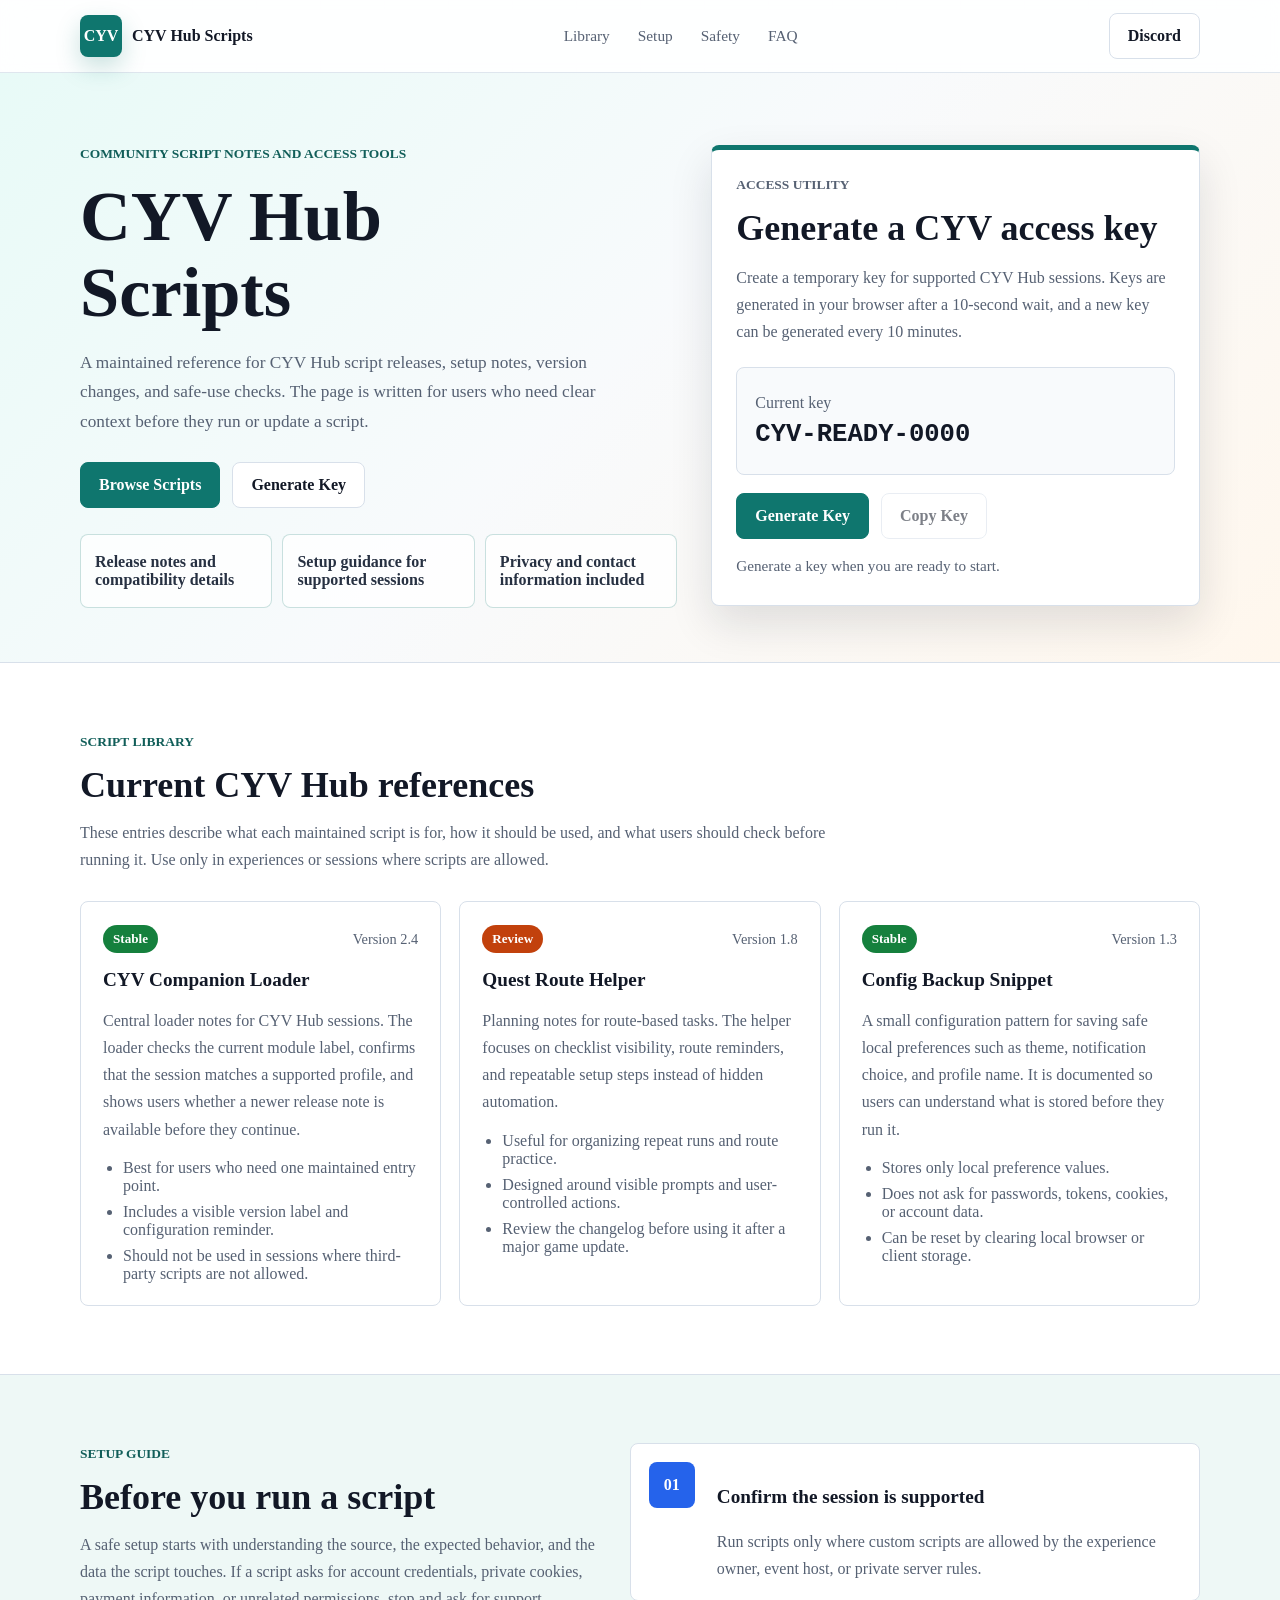
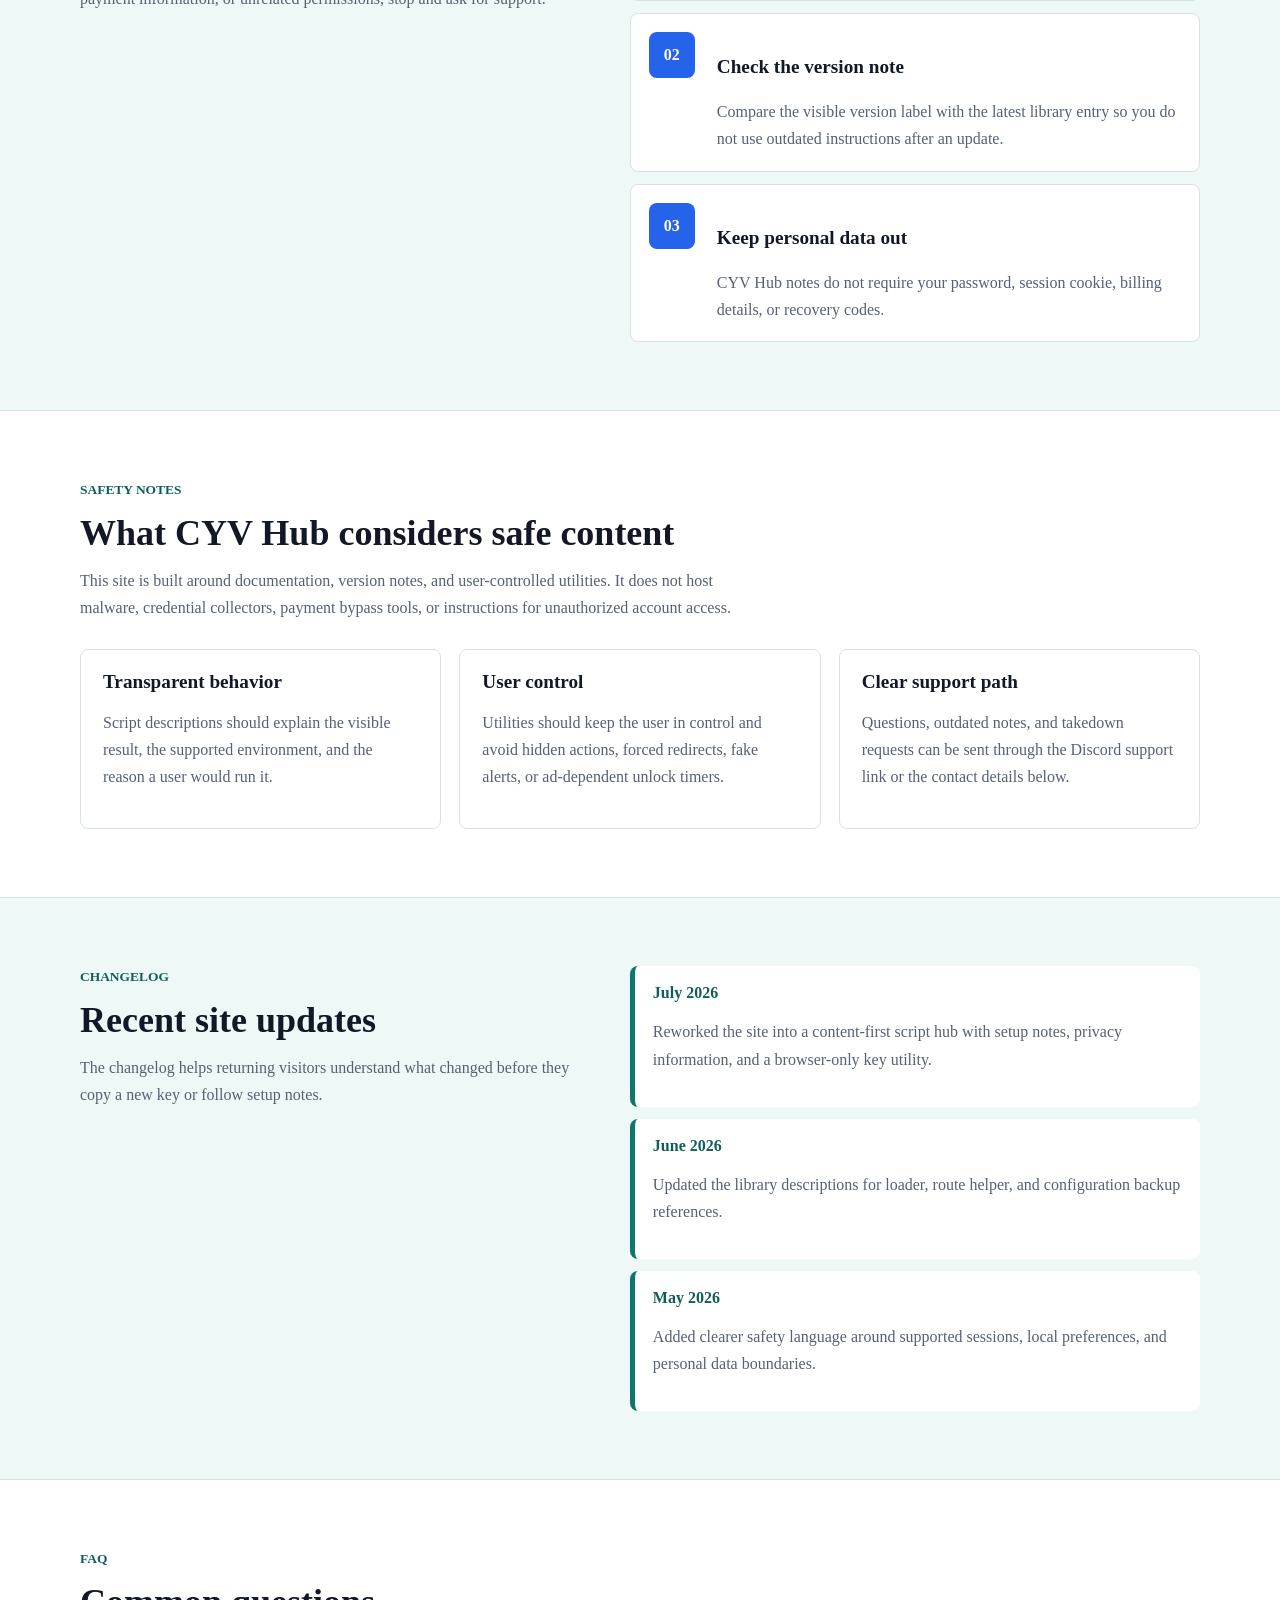
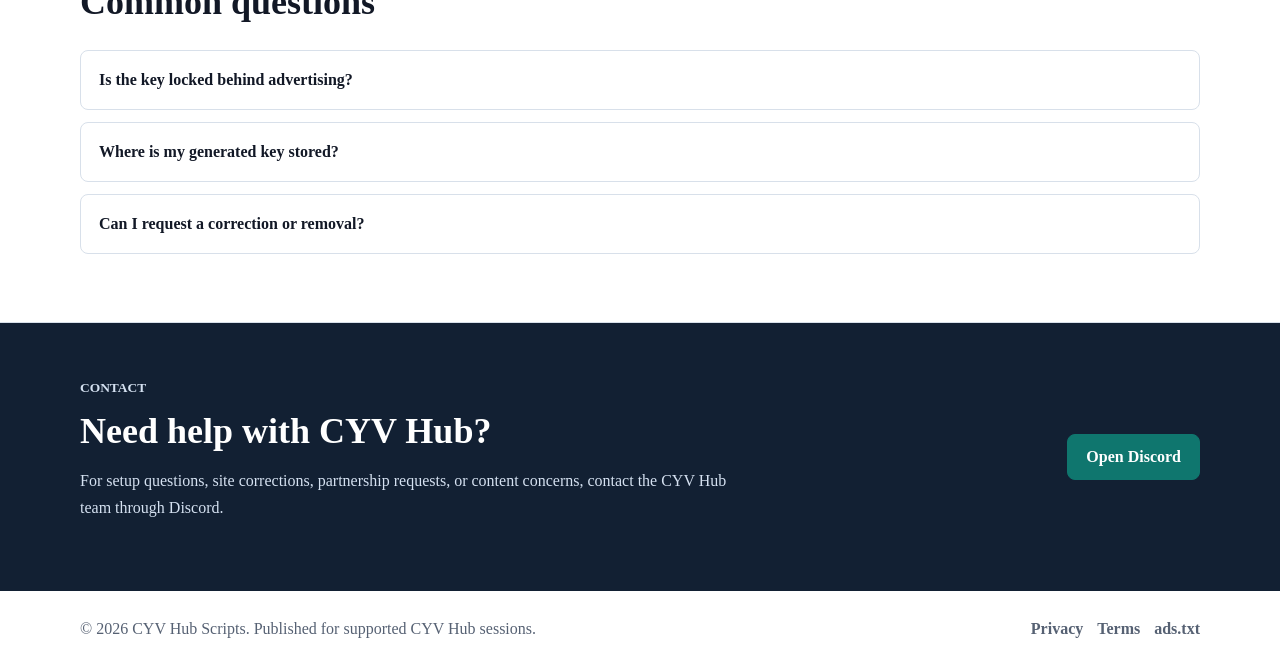
<file: index.html>
﻿<!DOCTYPE html>
<html lang="en">
<head>
  <meta charset="UTF-8">
  <meta name="viewport" content="width=device-width, initial-scale=1.0">
  <title>CYV Hub Scripts | Script Library, Setup Notes, and Access Keys</title>
  <meta
    name="description"
    content="CYV Hub Scripts publishes maintained script notes, setup guidance, safety checks, changelog details, and access key tools for supported CYV Hub sessions."
  >
  <link rel="canonical" href="https://cyvhubscripts.dev/">
  <link rel="stylesheet" href="styles.css">
  <script src="ads-config.js" defer></script>
  <script src="ads.js" defer></script>
</head>
<body>
  <header class="site-header">
    <nav class="nav wrap" aria-label="Primary navigation">
      <a class="brand" href="/" aria-label="CYV Hub Scripts home">
        <span class="brand-mark">CYV</span>
        <span>CYV Hub Scripts</span>
      </a>
      <div class="nav-links">
        <a href="#library">Library</a>
        <a href="#setup">Setup</a>
        <a href="#safety">Safety</a>
        <a href="#faq">FAQ</a>
      </div>
      <a class="button secondary nav-button" href="https://discord.gg/WmVFnJAhVs" target="_blank" rel="noopener noreferrer">Discord</a>
    </nav>
  </header>

  <main>
    <section class="hero-section">
      <div class="wrap hero-grid">
        <div class="hero-copy">
          <p class="eyebrow">Community script notes and access tools</p>
          <h1>CYV Hub Scripts</h1>
          <p class="lead">
            A maintained reference for CYV Hub script releases, setup notes, version changes, and safe-use checks. The page is written for users who need clear context before they run or update a script.
          </p>
          <div class="hero-actions">
            <a class="button primary" href="#library">Browse Scripts</a>
            <a class="button secondary" href="#key-tool">Generate Key</a>
          </div>
          <ul class="trust-list" aria-label="Site highlights">
            <li>Release notes and compatibility details</li>
            <li>Setup guidance for supported sessions</li>
            <li>Privacy and contact information included</li>
          </ul>
        </div>

        <aside class="key-tool" id="key-tool" aria-labelledby="key-title">
          <p class="tool-label">Access utility</p>
          <h2 id="key-title">Generate a CYV access key</h2>
          <p>
            Create a temporary key for supported CYV Hub sessions. Keys are generated in your browser after a 10-second wait, and a new key can be generated every 10 minutes.
          </p>
          <div class="key-output" aria-live="polite">
            <span>Current key</span>
            <strong id="access-code">CYV-READY-0000</strong>
          </div>
          <div class="key-actions">
            <button class="button primary" id="generate-code" type="button">Generate Key</button>
            <button class="button secondary" id="copy-code" type="button" disabled>Copy Key</button>
          </div>
          <p class="tool-note" id="key-status" role="status">Generate a key when you are ready to start.</p>
        </aside>
      </div>
    </section>

    <section class="content-band" id="library">
      <div class="wrap">
        <div class="section-head">
          <p class="eyebrow">Script library</p>
          <h2>Current CYV Hub references</h2>
          <p>
            These entries describe what each maintained script is for, how it should be used, and what users should check before running it. Use only in experiences or sessions where scripts are allowed.
          </p>
        </div>

        <div class="script-grid">
          <article class="script-card">
            <div class="card-meta">
              <span class="status-pill stable">Stable</span>
              <span>Version 2.4</span>
            </div>
            <h3>CYV Companion Loader</h3>
            <p>
              Central loader notes for CYV Hub sessions. The loader checks the current module label, confirms that the session matches a supported profile, and shows users whether a newer release note is available before they continue.
            </p>
            <ul>
              <li>Best for users who need one maintained entry point.</li>
              <li>Includes a visible version label and configuration reminder.</li>
              <li>Should not be used in sessions where third-party scripts are not allowed.</li>
            </ul>
          </article>

          <article class="script-card">
            <div class="card-meta">
              <span class="status-pill review">Review</span>
              <span>Version 1.8</span>
            </div>
            <h3>Quest Route Helper</h3>
            <p>
              Planning notes for route-based tasks. The helper focuses on checklist visibility, route reminders, and repeatable setup steps instead of hidden automation.
            </p>
            <ul>
              <li>Useful for organizing repeat runs and route practice.</li>
              <li>Designed around visible prompts and user-controlled actions.</li>
              <li>Review the changelog before using it after a major game update.</li>
            </ul>
          </article>

          <article class="script-card">
            <div class="card-meta">
              <span class="status-pill stable">Stable</span>
              <span>Version 1.3</span>
            </div>
            <h3>Config Backup Snippet</h3>
            <p>
              A small configuration pattern for saving safe local preferences such as theme, notification choice, and profile name. It is documented so users can understand what is stored before they run it.
            </p>
            <ul>
              <li>Stores only local preference values.</li>
              <li>Does not ask for passwords, tokens, cookies, or account data.</li>
              <li>Can be reset by clearing local browser or client storage.</li>
            </ul>
          </article>
        </div>
      </div>
    </section>

    <section class="content-band alt" id="setup">
      <div class="wrap split-layout">
        <div class="section-head">
          <p class="eyebrow">Setup guide</p>
          <h2>Before you run a script</h2>
          <p>
            A safe setup starts with understanding the source, the expected behavior, and the data the script touches. If a script asks for account credentials, private cookies, payment information, or unrelated permissions, stop and ask for support.
          </p>
        </div>

        <div class="steps-list" aria-label="Setup checklist">
          <article>
            <span>01</span>
            <h3>Confirm the session is supported</h3>
            <p>Run scripts only where custom scripts are allowed by the experience owner, event host, or private server rules.</p>
          </article>
          <article>
            <span>02</span>
            <h3>Check the version note</h3>
            <p>Compare the visible version label with the latest library entry so you do not use outdated instructions after an update.</p>
          </article>
          <article>
            <span>03</span>
            <h3>Keep personal data out</h3>
            <p>CYV Hub notes do not require your password, session cookie, billing details, or recovery codes.</p>
          </article>
        </div>
      </div>
    </section>

    <section class="content-band" id="safety">
      <div class="wrap">
        <div class="section-head narrow">
          <p class="eyebrow">Safety notes</p>
          <h2>What CYV Hub considers safe content</h2>
          <p>
            This site is built around documentation, version notes, and user-controlled utilities. It does not host malware, credential collectors, payment bypass tools, or instructions for unauthorized account access.
          </p>
        </div>

        <div class="info-grid">
          <article>
            <h3>Transparent behavior</h3>
            <p>Script descriptions should explain the visible result, the supported environment, and the reason a user would run it.</p>
          </article>
          <article>
            <h3>User control</h3>
            <p>Utilities should keep the user in control and avoid hidden actions, forced redirects, fake alerts, or ad-dependent unlock timers.</p>
          </article>
          <article>
            <h3>Clear support path</h3>
            <p>Questions, outdated notes, and takedown requests can be sent through the Discord support link or the contact details below.</p>
          </article>
        </div>
      </div>
    </section>

    <section class="content-band alt" id="updates">
      <div class="wrap split-layout">
        <div class="section-head">
          <p class="eyebrow">Changelog</p>
          <h2>Recent site updates</h2>
          <p>
            The changelog helps returning visitors understand what changed before they copy a new key or follow setup notes.
          </p>
        </div>

        <ol class="timeline">
          <li>
            <time datetime="2026-07-09">July 2026</time>
            <p>Reworked the site into a content-first script hub with setup notes, privacy information, and a browser-only key utility.</p>
          </li>
          <li>
            <time datetime="2026-06-20">June 2026</time>
            <p>Updated the library descriptions for loader, route helper, and configuration backup references.</p>
          </li>
          <li>
            <time datetime="2026-05-28">May 2026</time>
            <p>Added clearer safety language around supported sessions, local preferences, and personal data boundaries.</p>
          </li>
        </ol>
      </div>
    </section>

    <section class="content-band" id="faq">
      <div class="wrap">
        <div class="section-head narrow">
          <p class="eyebrow">FAQ</p>
          <h2>Common questions</h2>
        </div>

        <div class="faq-list">
          <details>
            <summary>Is the key locked behind advertising?</summary>
            <p>No. The key utility is not locked behind an advertisement, alert screen, or navigation trap. A short 10-second wait and 10-minute key cooldown apply.</p>
          </details>
          <details>
            <summary>Where is my generated key stored?</summary>
            <p>The key is generated in your browser for the current visit. CYV Hub does not receive the generated value from this static page.</p>
          </details>
          <details>
            <summary>Can I request a correction or removal?</summary>
            <p>Yes. Use the Discord support link or the contact details in the footer for outdated notes, attribution issues, or removal requests.</p>
          </details>
        </div>
      </div>
    </section>

    <section class="contact-band" id="contact">
      <div class="wrap contact-layout">
        <div>
          <p class="eyebrow">Contact</p>
          <h2>Need help with CYV Hub?</h2>
          <p>
            For setup questions, site corrections, partnership requests, or content concerns, contact the CYV Hub team through Discord.
          </p>
        </div>
        <a class="button primary" href="https://discord.gg/WmVFnJAhVs" target="_blank" rel="noopener noreferrer">Open Discord</a>
      </div>
    </section>
  </main>

  <footer class="site-footer">
    <div class="wrap footer-layout">
      <p>&copy; 2026 CYV Hub Scripts. Published for supported CYV Hub sessions.</p>
      <div>
        <a href="/privacy.html">Privacy</a>
        <a href="/terms.html">Terms</a>
        <a href="/ads.txt">ads.txt</a>
      </div>
    </div>
  </footer>

  <script src="app.js"></script>
</body>
</html>
</file>
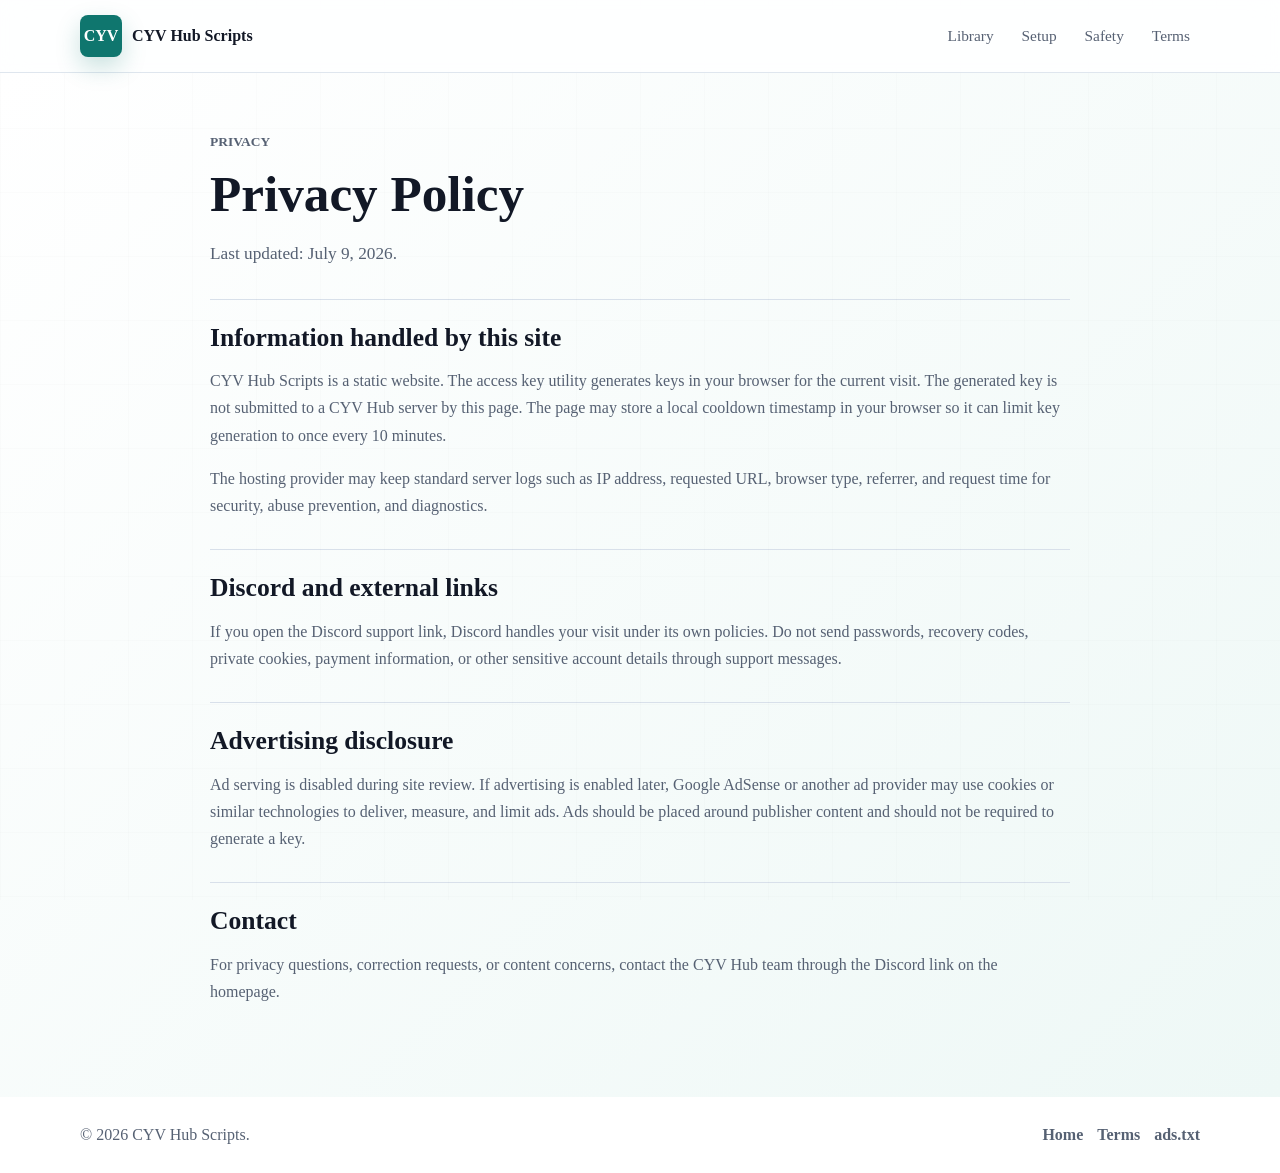
<file: privacy.html>
﻿<!DOCTYPE html>
<html lang="en">
<head>
  <meta charset="UTF-8">
  <meta name="viewport" content="width=device-width, initial-scale=1.0">
  <title>Privacy Policy | CYV Hub Scripts</title>
  <meta name="description" content="Privacy details for CYV Hub Scripts, including local key generation, hosting logs, Discord links, and advertising disclosures.">
  <link rel="canonical" href="https://cyvhubscripts.dev/privacy.html">
  <link rel="stylesheet" href="styles.css">
</head>
<body>
  <header class="site-header">
    <nav class="nav wrap" aria-label="Primary navigation">
      <a class="brand" href="/" aria-label="CYV Hub Scripts home">
        <span class="brand-mark">CYV</span>
        <span>CYV Hub Scripts</span>
      </a>
      <div class="nav-links">
        <a href="/#library">Library</a>
        <a href="/#setup">Setup</a>
        <a href="/#safety">Safety</a>
        <a href="/terms.html">Terms</a>
      </div>
    </nav>
  </header>

  <main class="legal-page">
    <article class="wrap legal-layout">
      <p class="eyebrow">Privacy</p>
      <h1>Privacy Policy</h1>
      <p class="lead">Last updated: July 9, 2026.</p>

      <section>
        <h2>Information handled by this site</h2>
        <p>CYV Hub Scripts is a static website. The access key utility generates keys in your browser for the current visit. The generated key is not submitted to a CYV Hub server by this page. The page may store a local cooldown timestamp in your browser so it can limit key generation to once every 10 minutes.</p>
        <p>The hosting provider may keep standard server logs such as IP address, requested URL, browser type, referrer, and request time for security, abuse prevention, and diagnostics.</p>
      </section>

      <section>
        <h2>Discord and external links</h2>
        <p>If you open the Discord support link, Discord handles your visit under its own policies. Do not send passwords, recovery codes, private cookies, payment information, or other sensitive account details through support messages.</p>
      </section>

      <section>
        <h2>Advertising disclosure</h2>
        <p>Ad serving is disabled during site review. If advertising is enabled later, Google AdSense or another ad provider may use cookies or similar technologies to deliver, measure, and limit ads. Ads should be placed around publisher content and should not be required to generate a key.</p>
      </section>

      <section>
        <h2>Contact</h2>
        <p>For privacy questions, correction requests, or content concerns, contact the CYV Hub team through the Discord link on the homepage.</p>
      </section>
    </article>
  </main>

  <footer class="site-footer">
    <div class="wrap footer-layout">
      <p>&copy; 2026 CYV Hub Scripts.</p>
      <div>
        <a href="/">Home</a>
        <a href="/terms.html">Terms</a>
        <a href="/ads.txt">ads.txt</a>
      </div>
    </div>
  </footer>
</body>
</html>
</file>
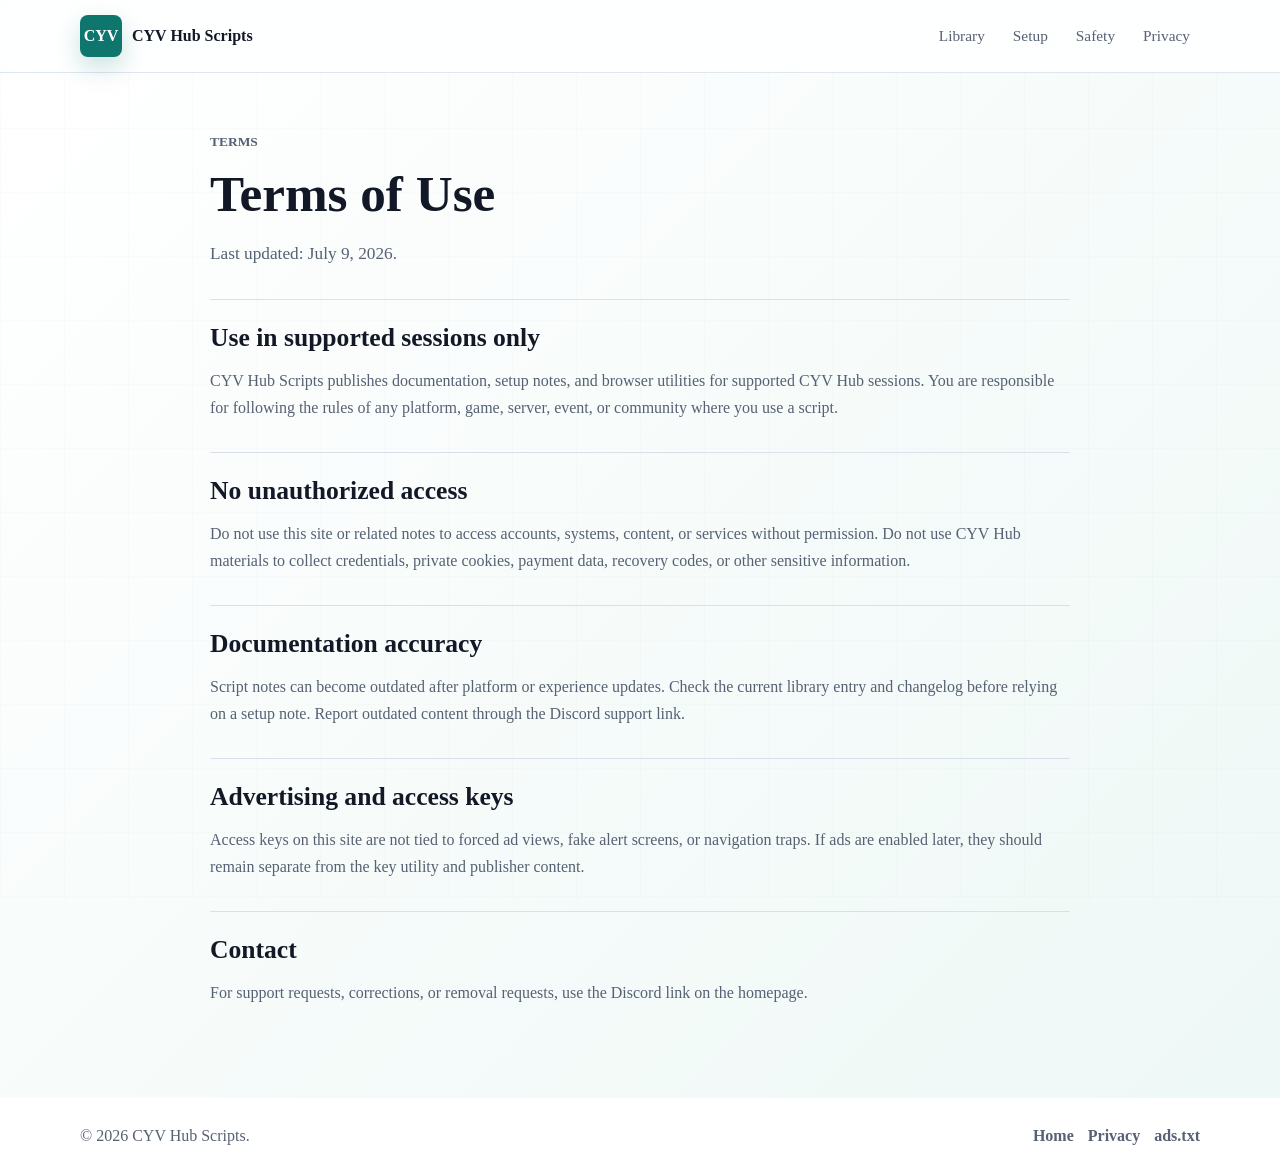
<file: terms.html>
﻿<!DOCTYPE html>
<html lang="en">
<head>
  <meta charset="UTF-8">
  <meta name="viewport" content="width=device-width, initial-scale=1.0">
  <title>Terms of Use | CYV Hub Scripts</title>
  <meta name="description" content="Terms of use for CYV Hub Scripts, including supported-session use, user responsibility, content corrections, and contact details.">
  <link rel="canonical" href="https://cyvhubscripts.dev/terms.html">
  <link rel="stylesheet" href="styles.css">
</head>
<body>
  <header class="site-header">
    <nav class="nav wrap" aria-label="Primary navigation">
      <a class="brand" href="/" aria-label="CYV Hub Scripts home">
        <span class="brand-mark">CYV</span>
        <span>CYV Hub Scripts</span>
      </a>
      <div class="nav-links">
        <a href="/#library">Library</a>
        <a href="/#setup">Setup</a>
        <a href="/#safety">Safety</a>
        <a href="/privacy.html">Privacy</a>
      </div>
    </nav>
  </header>

  <main class="legal-page">
    <article class="wrap legal-layout">
      <p class="eyebrow">Terms</p>
      <h1>Terms of Use</h1>
      <p class="lead">Last updated: July 9, 2026.</p>

      <section>
        <h2>Use in supported sessions only</h2>
        <p>CYV Hub Scripts publishes documentation, setup notes, and browser utilities for supported CYV Hub sessions. You are responsible for following the rules of any platform, game, server, event, or community where you use a script.</p>
      </section>

      <section>
        <h2>No unauthorized access</h2>
        <p>Do not use this site or related notes to access accounts, systems, content, or services without permission. Do not use CYV Hub materials to collect credentials, private cookies, payment data, recovery codes, or other sensitive information.</p>
      </section>

      <section>
        <h2>Documentation accuracy</h2>
        <p>Script notes can become outdated after platform or experience updates. Check the current library entry and changelog before relying on a setup note. Report outdated content through the Discord support link.</p>
      </section>

      <section>
        <h2>Advertising and access keys</h2>
        <p>Access keys on this site are not tied to forced ad views, fake alert screens, or navigation traps. If ads are enabled later, they should remain separate from the key utility and publisher content.</p>
      </section>

      <section>
        <h2>Contact</h2>
        <p>For support requests, corrections, or removal requests, use the Discord link on the homepage.</p>
      </section>
    </article>
  </main>

  <footer class="site-footer">
    <div class="wrap footer-layout">
      <p>&copy; 2026 CYV Hub Scripts.</p>
      <div>
        <a href="/">Home</a>
        <a href="/privacy.html">Privacy</a>
        <a href="/ads.txt">ads.txt</a>
      </div>
    </div>
  </footer>
</body>
</html>
</file>
<file: styles.css>
﻿:root {
  color-scheme: light;
  --page: #f4f7fb;
  --surface: #ffffff;
  --surface-soft: #eef8f6;
  --surface-warm: #fff7ed;
  --ink: #121826;
  --muted: #566173;
  --border: #d8e0ea;
  --border-strong: #b8c4d4;
  --teal: #0f766e;
  --teal-dark: #115e59;
  --green: #15803d;
  --orange: #c2410c;
  --blue: #2563eb;
  --shadow: 0 18px 44px rgba(18, 24, 38, 0.12);
  --radius: 8px;
}

* {
  box-sizing: border-box;
}

html {
  scroll-behavior: smooth;
}

body {
  margin: 0;
  min-height: 100vh;
  font-family: "Segoe UI", "Aptos", Arial, sans-serif;
  color: var(--ink);
  background: var(--page);
}

body::before {
  content: "";
  position: fixed;
  inset: 0;
  pointer-events: none;
  background-image: linear-gradient(rgba(18, 24, 38, 0.05) 1px, transparent 1px), linear-gradient(90deg, rgba(18, 24, 38, 0.05) 1px, transparent 1px);
  background-size: 64px 64px;
  opacity: 0.25;
}

body,
button,
input,
textarea {
  font: inherit;
}

a {
  color: inherit;
  text-decoration: none;
}

p {
  line-height: 1.7;
}

.wrap {
  width: min(1120px, calc(100% - 32px));
  margin: 0 auto;
}

.site-header {
  position: sticky;
  top: 0;
  z-index: 10;
  border-bottom: 1px solid rgba(216, 224, 234, 0.8);
  background: rgba(255, 255, 255, 0.9);
  backdrop-filter: blur(14px);
}

.nav {
  min-height: 72px;
  display: flex;
  align-items: center;
  justify-content: space-between;
  gap: 18px;
}

.brand {
  display: inline-flex;
  align-items: center;
  gap: 10px;
  min-width: max-content;
  font-weight: 800;
}

.brand-mark {
  display: inline-grid;
  place-items: center;
  width: 42px;
  height: 42px;
  border-radius: var(--radius);
  color: #ffffff;
  background: var(--teal);
  box-shadow: 0 10px 24px rgba(15, 118, 110, 0.22);
}

.nav-links {
  display: flex;
  align-items: center;
  justify-content: center;
  gap: 8px;
  color: var(--muted);
  font-size: 0.96rem;
}

.nav-links a {
  min-height: 38px;
  display: inline-flex;
  align-items: center;
  padding: 0 10px;
  border-radius: var(--radius);
}

.nav-links a:hover,
.nav-links a:focus-visible {
  color: var(--ink);
  background: #edf2f7;
}

.button {
  min-height: 46px;
  display: inline-flex;
  align-items: center;
  justify-content: center;
  gap: 8px;
  padding: 0 18px;
  border: 1px solid transparent;
  border-radius: var(--radius);
  cursor: pointer;
  font-weight: 700;
  white-space: nowrap;
  transition: background 160ms ease, border-color 160ms ease, color 160ms ease, transform 160ms ease;
}

.button:hover,
.button:focus-visible {
  transform: translateY(-1px);
}

.button:disabled {
  cursor: not-allowed;
  opacity: 0.55;
  transform: none;
}

.primary {
  color: #ffffff;
  background: var(--teal);
  border-color: var(--teal);
}

.primary:hover,
.primary:focus-visible {
  background: var(--teal-dark);
  border-color: var(--teal-dark);
}

.secondary {
  color: var(--ink);
  background: #ffffff;
  border-color: var(--border);
}

.secondary:hover,
.secondary:focus-visible {
  border-color: var(--border-strong);
  background: #f8fafc;
}

.hero-section {
  position: relative;
  padding: 70px 0 54px;
  background: linear-gradient(135deg, #e8faf7 0%, #f8fafc 48%, #fff7ed 100%);
  border-bottom: 1px solid var(--border);
}

.hero-grid {
  display: grid;
  grid-template-columns: minmax(0, 1.1fr) minmax(320px, 0.9fr);
  gap: 34px;
  align-items: center;
}

.eyebrow,
.tool-label {
  margin: 0 0 12px;
  color: var(--teal-dark);
  font-size: 0.84rem;
  font-weight: 800;
  text-transform: uppercase;
  letter-spacing: 0;
}

h1,
h2,
h3 {
  margin: 0;
  line-height: 1.08;
  letter-spacing: 0;
}

h1 {
  max-width: 11ch;
  font-size: 4.4rem;
}

h2 {
  font-size: 2.25rem;
}

h3 {
  font-size: 1.2rem;
}

.lead {
  max-width: 66ch;
  margin: 18px 0 0;
  color: var(--muted);
  font-size: 1.08rem;
}

.hero-actions,
.key-actions {
  display: flex;
  flex-wrap: wrap;
  gap: 12px;
}

.hero-actions {
  margin-top: 26px;
}

.trust-list {
  max-width: 720px;
  margin: 26px 0 0;
  padding: 0;
  display: grid;
  grid-template-columns: repeat(3, minmax(0, 1fr));
  gap: 10px;
  list-style: none;
}

.trust-list li {
  min-height: 74px;
  display: flex;
  align-items: center;
  padding: 14px;
  border: 1px solid rgba(15, 118, 110, 0.22);
  border-radius: var(--radius);
  background: rgba(255, 255, 255, 0.76);
  color: #273142;
  font-weight: 650;
}

.key-tool {
  padding: 24px;
  border: 1px solid var(--border);
  border-top: 5px solid var(--teal);
  border-radius: var(--radius);
  background: var(--surface);
  box-shadow: var(--shadow);
}

.key-tool p {
  color: var(--muted);
}

.key-output {
  min-height: 108px;
  margin: 22px 0 18px;
  padding: 18px;
  display: grid;
  align-content: center;
  gap: 8px;
  border: 1px solid var(--border);
  border-radius: var(--radius);
  background: #f8fafc;
}

.key-output span,
.card-meta,
.site-footer {
  color: var(--muted);
}

.key-output strong {
  display: block;
  font-family: Consolas, "Liberation Mono", monospace;
  font-size: 1.6rem;
  overflow-wrap: anywhere;
}

.tool-note {
  min-height: 28px;
  margin: 14px 0 0;
  font-size: 0.95rem;
}

.content-band {
  position: relative;
  padding: 68px 0;
  background: var(--surface);
  border-bottom: 1px solid var(--border);
}

.content-band.alt {
  background: var(--surface-soft);
}

.section-head {
  max-width: 760px;
  margin-bottom: 28px;
}

.section-head.narrow {
  max-width: 680px;
}

.section-head p:not(.eyebrow) {
  margin: 14px 0 0;
  color: var(--muted);
}

.script-grid,
.info-grid {
  display: grid;
  grid-template-columns: repeat(3, minmax(0, 1fr));
  gap: 18px;
}

.script-card,
.info-grid article,
.steps-list article,
.faq-list details {
  border: 1px solid var(--border);
  border-radius: var(--radius);
  background: var(--surface);
}

.script-card,
.info-grid article {
  padding: 22px;
}

.script-card p,
.script-card li,
.info-grid p,
.steps-list p,
.timeline p,
.faq-list p,
.legal-layout p {
  color: var(--muted);
}

.card-meta {
  min-height: 30px;
  display: flex;
  align-items: center;
  justify-content: space-between;
  gap: 10px;
  margin-bottom: 16px;
  font-size: 0.9rem;
}

.status-pill {
  display: inline-flex;
  align-items: center;
  min-height: 28px;
  padding: 0 10px;
  border-radius: 999px;
  color: #ffffff;
  font-size: 0.82rem;
  font-weight: 800;
}

.status-pill.stable {
  background: var(--green);
}

.status-pill.review {
  background: var(--orange);
}

.script-card ul {
  margin: 16px 0 0;
  padding-left: 20px;
}

.script-card li + li {
  margin-top: 8px;
}

.split-layout {
  display: grid;
  grid-template-columns: minmax(0, 0.95fr) minmax(320px, 1.05fr);
  gap: 34px;
  align-items: start;
}

.steps-list {
  display: grid;
  gap: 12px;
}

.steps-list article {
  min-height: 132px;
  padding: 18px;
  display: grid;
  grid-template-columns: 54px minmax(0, 1fr);
  gap: 14px;
}

.steps-list span {
  display: inline-grid;
  place-items: center;
  width: 46px;
  height: 46px;
  border-radius: var(--radius);
  color: #ffffff;
  background: var(--blue);
  font-weight: 800;
}

.steps-list h3,
.steps-list p {
  grid-column: 2;
}

.steps-list h3 {
  align-self: end;
}

.steps-list p {
  margin: 6px 0 0;
}

.info-grid article {
  min-height: 178px;
}

.timeline {
  margin: 0;
  padding: 0;
  display: grid;
  gap: 12px;
  list-style: none;
}

.timeline li {
  padding: 18px;
  border-left: 5px solid var(--teal);
  border-radius: var(--radius);
  background: var(--surface);
}

.timeline time {
  display: block;
  margin-bottom: 6px;
  color: var(--teal-dark);
  font-weight: 800;
}

.faq-list {
  display: grid;
  gap: 12px;
}

.faq-list details {
  padding: 0;
}

.faq-list summary {
  min-height: 58px;
  display: flex;
  align-items: center;
  padding: 0 18px;
  cursor: pointer;
  font-weight: 800;
}

.faq-list p {
  margin: 0;
  padding: 0 18px 18px;
}

.contact-band {
  padding: 54px 0;
  color: #ffffff;
  background: #122033;
}

.contact-layout {
  display: flex;
  align-items: center;
  justify-content: space-between;
  gap: 22px;
}

.contact-layout .eyebrow,
.contact-layout p {
  color: #d5e1f1;
}

.contact-layout p {
  max-width: 680px;
}

.site-footer {
  position: relative;
  padding: 24px 0;
  background: #ffffff;
}

.footer-layout {
  display: flex;
  align-items: center;
  justify-content: space-between;
  gap: 18px;
}

.footer-layout p {
  margin: 0;
}

.footer-layout div {
  display: flex;
  align-items: center;
  gap: 14px;
  font-weight: 700;
}

.footer-layout a:hover,
.footer-layout a:focus-visible {
  color: var(--teal-dark);
}

.legal-page {
  padding: 58px 0 76px;
  background: linear-gradient(135deg, #ffffff 0%, #eef8f6 100%);
}

.legal-layout {
  max-width: 860px;
}

.legal-layout h1 {
  max-width: none;
  font-size: 3.2rem;
}

.legal-layout section {
  margin-top: 30px;
  padding-top: 24px;
  border-top: 1px solid var(--border);
}

.legal-layout h2 {
  font-size: 1.6rem;
}

.ad-slot {
  display: flex;
  justify-content: center;
  align-items: center;
  width: 100%;
  margin-inline: auto;
}

.ad-slot--desktop {
  display: none;
}

.ad-slot--mobile {
  display: flex;
}

.ad-slot__frame {
  width: 100%;
  max-width: 100%;
  overflow: hidden;
  border: 1px dashed var(--border-strong);
  border-radius: var(--radius);
  background: #f8fafc;
}

.ad-slot__frame--728x90 {
  width: min(728px, 100%);
  min-height: 90px;
}

.ad-slot__frame--320x50 {
  width: min(320px, 100%);
  min-height: 50px;
}

.ad-slot__frame--336x280 {
  width: min(336px, 100%);
  min-height: 280px;
}

.ad-slot__frame--320x100 {
  width: min(320px, 100%);
  min-height: 100px;
}

.ad-slot__frame--300x250 {
  width: min(300px, 100%);
  min-height: 250px;
}

.ad-slot__frame--160x600 {
  width: 160px;
  min-height: 600px;
}

.ad-slot__content {
  display: flex;
  align-items: center;
  justify-content: center;
  width: 100%;
  min-height: inherit;
}

.ad-slot__content ins.adsbygoogle {
  width: 100%;
}

.ad-slot__placeholder {
  display: grid;
  gap: 6px;
  place-items: center;
  width: 100%;
  min-height: inherit;
  padding: 16px;
  text-align: center;
  color: var(--muted);
}

.ad-slot__placeholder-label,
.ad-slot__placeholder-id {
  font-size: 0.72rem;
  text-transform: uppercase;
}

.ad-slot__placeholder strong {
  color: var(--ink);
  font-size: 0.95rem;
}

.ad-slot__placeholder-note {
  max-width: 28ch;
  margin: 4px 0 0;
  color: var(--muted);
  font-size: 0.82rem;
  line-height: 1.5;
}

.ad-rail,
.ad-sticky {
  display: none;
}

@media (min-width: 768px) {
  .ad-slot--desktop {
    display: flex;
  }

  .ad-slot--mobile {
    display: none;
  }
}

@media (max-width: 980px) {
  h1 {
    font-size: 3.4rem;
  }

  h2 {
    font-size: 1.95rem;
  }

  .hero-grid,
  .split-layout,
  .script-grid,
  .info-grid {
    grid-template-columns: 1fr;
  }

  .key-tool {
    max-width: 620px;
  }

  .trust-list {
    grid-template-columns: 1fr;
  }

  .contact-layout,
  .footer-layout {
    align-items: flex-start;
    flex-direction: column;
  }
}

@media (max-width: 720px) {
  .wrap {
    width: min(100% - 22px, 1120px);
  }

  .nav {
    min-height: 92px;
    align-items: flex-start;
    flex-direction: column;
    padding: 14px 0;
  }

  .nav-links {
    width: 100%;
    justify-content: flex-start;
    overflow-x: auto;
    padding-bottom: 4px;
  }

  .nav-button {
    display: none;
  }

  .hero-section {
    padding: 46px 0 40px;
  }

  h1 {
    font-size: 2.7rem;
  }

  .hero-actions,
  .key-actions {
    flex-direction: column;
  }

  .button {
    width: 100%;
  }

  .content-band {
    padding: 48px 0;
  }

  .steps-list article {
    grid-template-columns: 1fr;
  }

  .steps-list h3,
  .steps-list p {
    grid-column: auto;
  }

  .legal-layout h1 {
    font-size: 2.5rem;
  }
}
</file>
